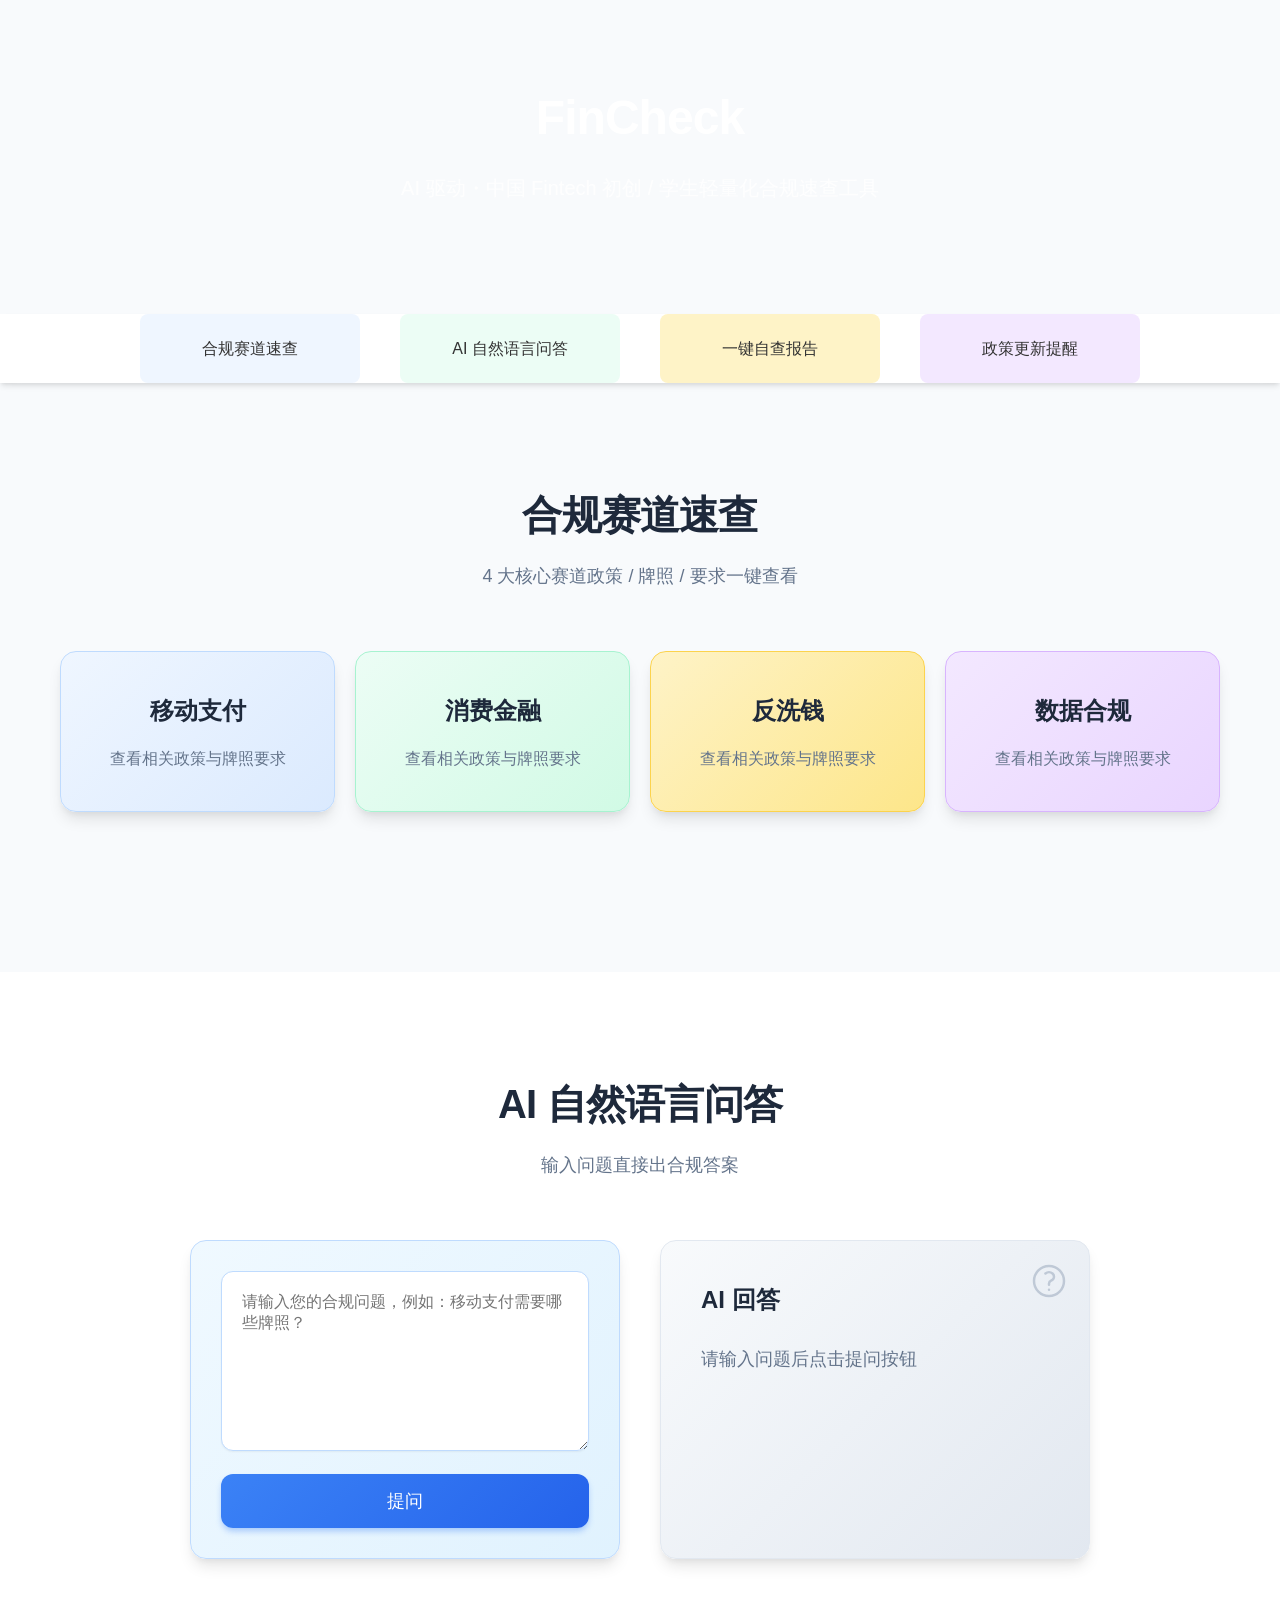
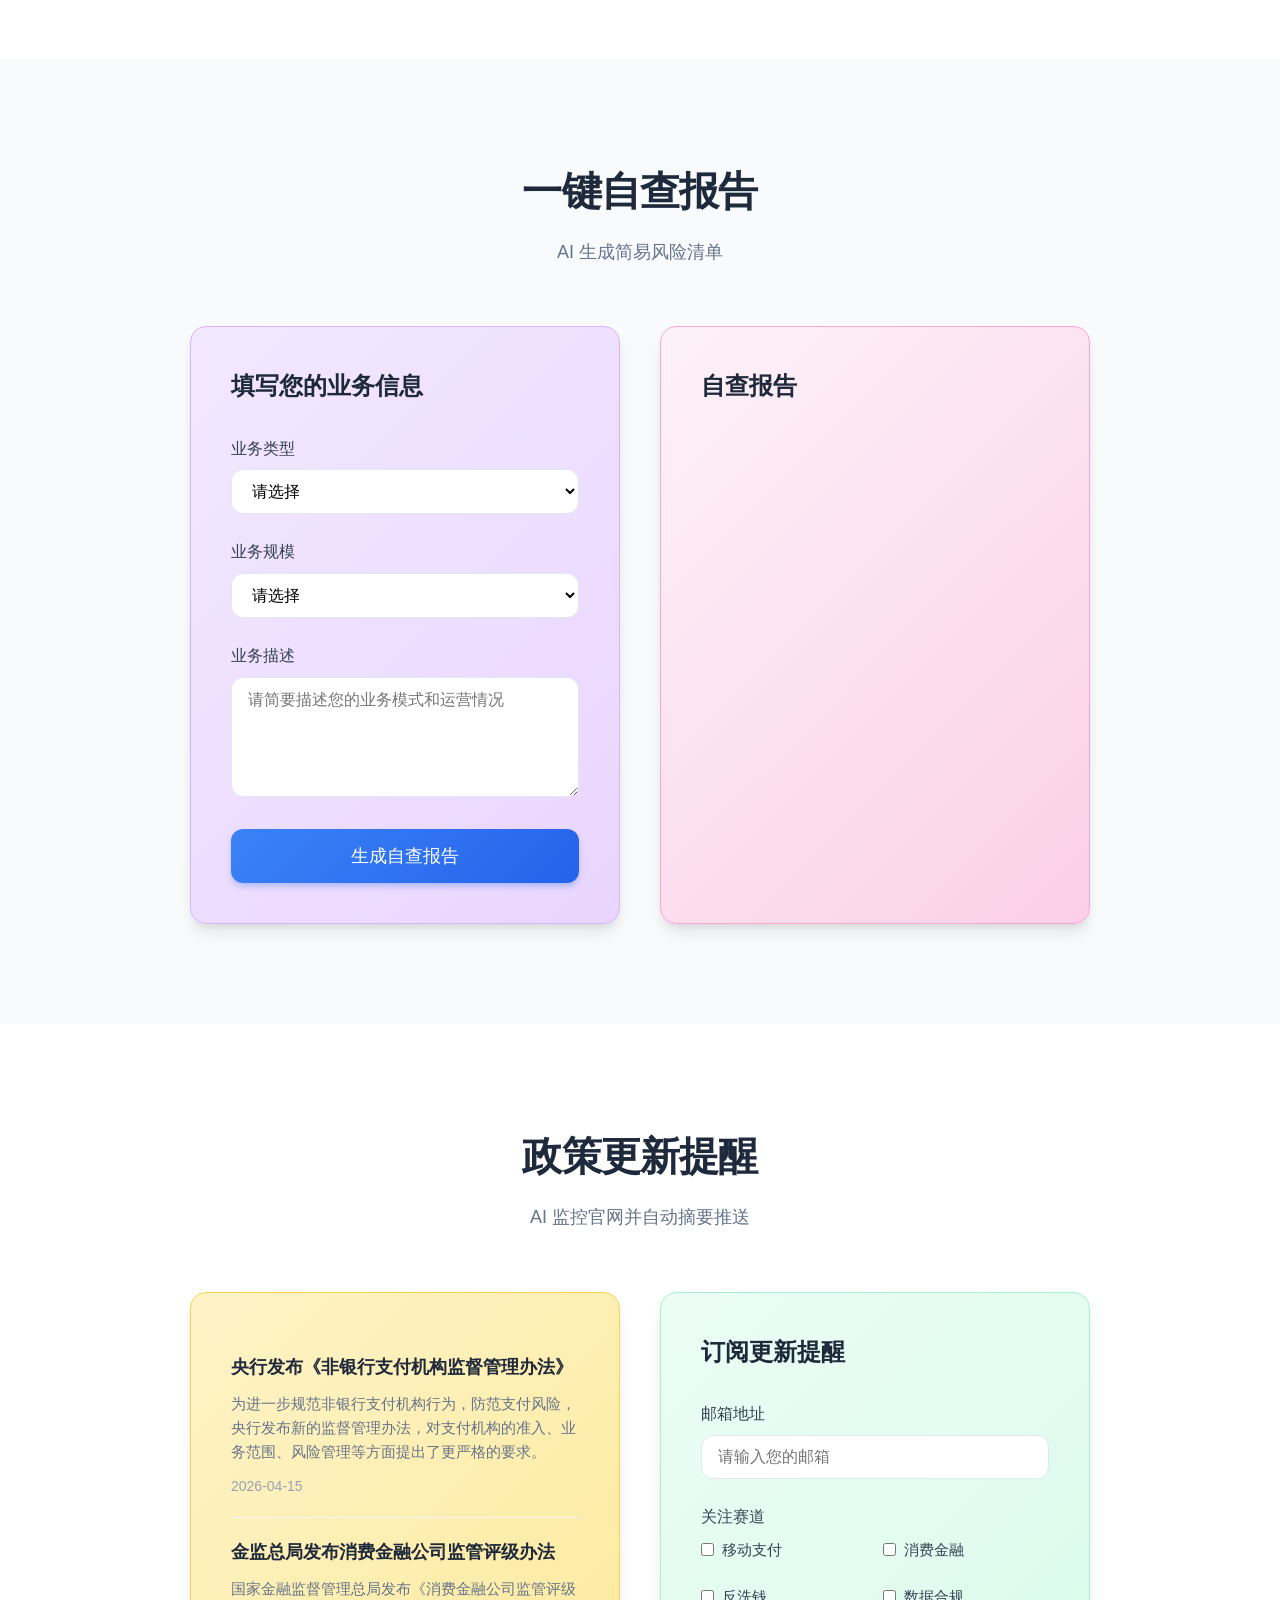
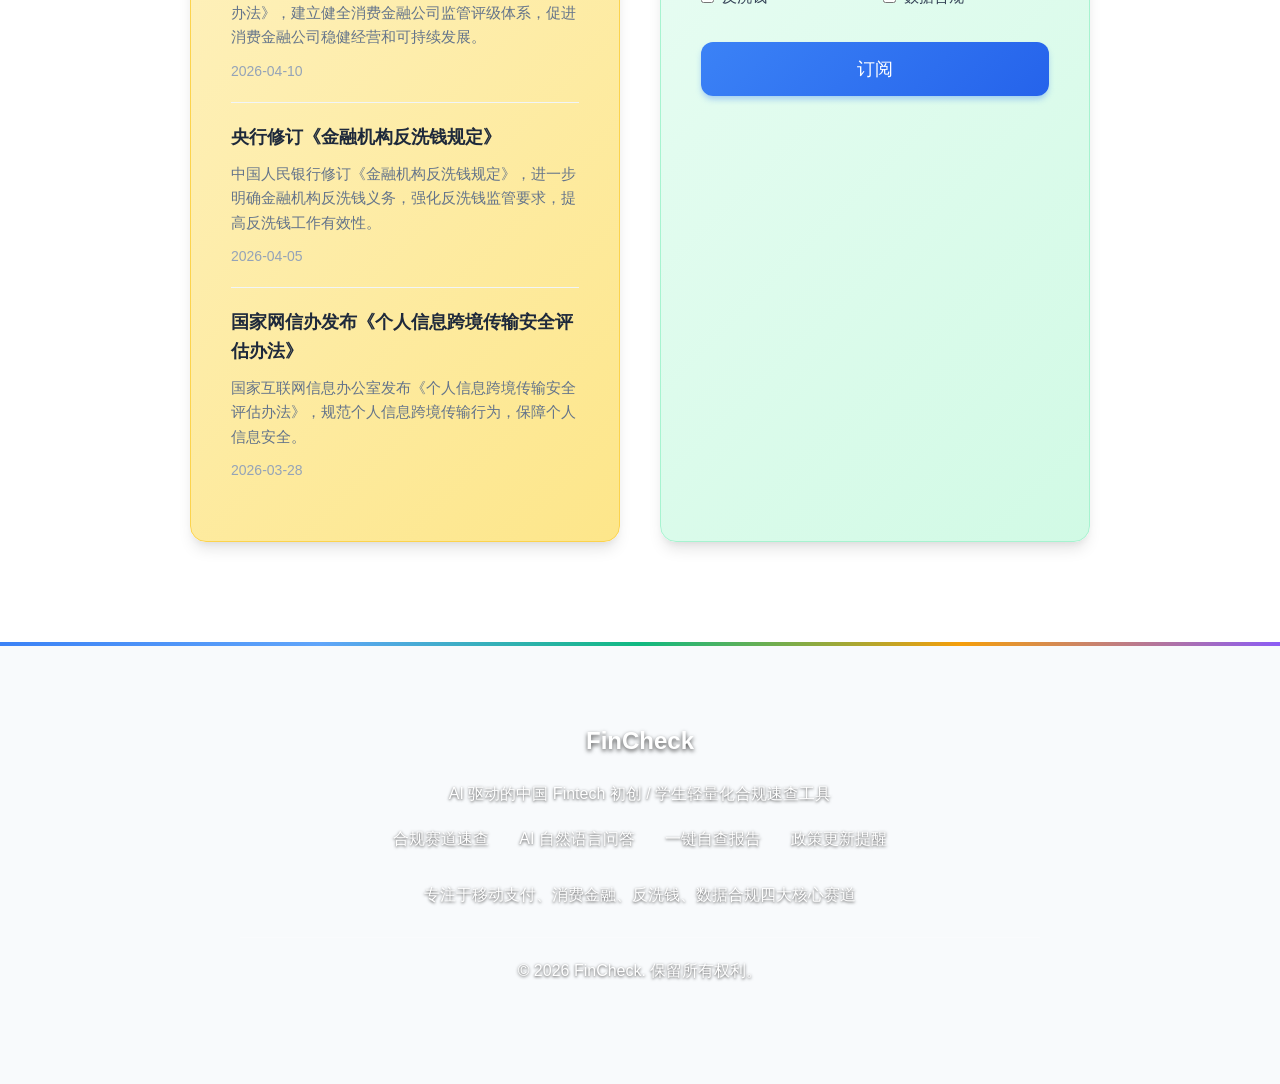
<file: index.html>
<!DOCTYPE html>
<html lang="zh-CN">
<head>
    <meta charset="UTF-8">
    <meta name="viewport" content="width=device-width, initial-scale=1.0">
    <title>FinCheck - AI 驱动的中国 Fintech 合规速查工具</title>
    <link rel="stylesheet" href="style.css">
</head>
<body>
    <header>
        <div class="container">
            <div class="header-content">
                <a href="index.html" class="logo">
                    <h1>FinCheck</h1>
                </a>
                <p>AI 驱动・中国 Fintech 初创 / 学生轻量化合规速查工具</p>
            </div>
        </div>
    </header>

    <nav>
        <div class="container">
            <ul>
                <li><a href="#compliance">合规赛道速查</a></li>
                <li><a href="#ai-qa">AI 自然语言问答</a></li>
                <li><a href="#self-check">一键自查报告</a></li>
                <li><a href="#updates">政策更新提醒</a></li>
            </ul>
        </div>
    </nav>

    <main>
        <!-- 合规赛道速查 -->
        <section id="compliance" class="section">
            <div class="container">
                <h2>合规赛道速查</h2>
                <p>4 大核心赛道政策 / 牌照 / 要求一键查看</p>
                
                <div class="tracks">
                    <a href="mobile-payment.html" class="track-card" data-track="mobile-payment">
                        <h3>移动支付</h3>
                        <p>查看相关政策与牌照要求</p>
                    </a>
                    <a href="consumer-finance.html" class="track-card" data-track="consumer-finance">
                        <h3>消费金融</h3>
                        <p>查看相关政策与牌照要求</p>
                    </a>
                    <a href="anti-money-laundering.html" class="track-card" data-track="anti-money-laundering">
                        <h3>反洗钱</h3>
                        <p>查看相关政策与牌照要求</p>
                    </a>
                    <a href="data-compliance.html" class="track-card" data-track="data-compliance">
                        <h3>数据合规</h3>
                        <p>查看相关政策与牌照要求</p>
                    </a>
                </div>


            </div>
        </section>

        <!-- AI 自然语言问答 -->
        <section id="ai-qa" class="section">
            <div class="container">
                <h2>AI 自然语言问答</h2>
                <p>输入问题直接出合规答案</p>
                
                <div class="qa-container">
                    <div class="qa-input">
                        <textarea id="question-input" placeholder="请输入您的合规问题，例如：移动支付需要哪些牌照？"></textarea>
                        <button id="ask-button">提问</button>
                    </div>
                    <div class="qa-output">
                        <h3>AI 回答</h3>
                        <div id="answer-output">
                            <p>请输入问题后点击提问按钮</p>
                        </div>
                    </div>
                </div>
            </div>
        </section>

        <!-- 一键自查报告 -->
        <section id="self-check" class="section">
            <div class="container">
                <h2>一键自查报告</h2>
                <p>AI 生成简易风险清单</p>
                
                <div class="check-container">
                    <div class="check-form">
                        <h3>填写您的业务信息</h3>
                        <div class="form-group">
                            <label>业务类型</label>
                            <select id="business-type">
                                <option value="">请选择</option>
                                <option value="mobile-payment">移动支付</option>
                                <option value="consumer-finance">消费金融</option>
                                <option value="anti-money-laundering">反洗钱</option>
                                <option value="data-compliance">数据合规</option>
                            </select>
                        </div>
                        <div class="form-group">
                            <label>业务规模</label>
                            <select id="business-scale">
                                <option value="">请选择</option>
                                <option value="startup">初创企业</option>
                                <option value="small">小型企业</option>
                                <option value="medium">中型企业</option>
                                <option value="large">大型企业</option>
                            </select>
                        </div>
                        <div class="form-group">
                            <label>业务描述</label>
                            <textarea id="business-description" placeholder="请简要描述您的业务模式和运营情况"></textarea>
                        </div>
                        <button id="generate-report">生成自查报告</button>
                    </div>
                    <div class="report-output">
                        <h3>自查报告</h3>
                        <div id="report-content">
                        </div>
                    </div>
                </div>
            </div>
        </section>

        <!-- 政策更新提醒 -->
        <section id="updates" class="section">
            <div class="container">
                <h2>政策更新提醒</h2>
                <p>AI 监控官网并自动摘要推送</p>
                
                <div class="updates-container">
                    <div class="updates-list" id="updates-list">
                        <!-- 政策更新列表将通过 JavaScript 动态生成 -->
                    </div>
                    <div class="subscribe-form">
                        <h3>订阅更新提醒</h3>
                        <div class="form-group">
                            <label>邮箱地址</label>
                            <input type="email" id="email-input" placeholder="请输入您的邮箱">
                        </div>
                        <div class="form-group">
                            <label>关注赛道</label>
                            <div class="checkbox-group">
                                <label><input type="checkbox" value="mobile-payment"> 移动支付</label>
                                <label><input type="checkbox" value="consumer-finance"> 消费金融</label>
                                <label><input type="checkbox" value="anti-money-laundering"> 反洗钱</label>
                                <label><input type="checkbox" value="data-compliance"> 数据合规</label>
                            </div>
                        </div>
                        <button id="subscribe-button">订阅</button>
                    </div>
                </div>
            </div>
        </section>
    </main>

    <footer>
        <div class="container">
            <div class="footer-content">
                <h3>FinCheck</h3>
                <p>AI 驱动的中国 Fintech 初创 / 学生轻量化合规速查工具</p>
                <div class="footer-links">
                    <a href="#compliance">合规赛道速查</a>
                    <a href="#ai-qa">AI 自然语言问答</a>
                    <a href="#self-check">一键自查报告</a>
                    <a href="#updates">政策更新提醒</a>
                </div>
                <p>专注于移动支付、消费金融、反洗钱、数据合规四大核心赛道</p>
                <div class="copyright">
                    <p>&copy; 2026 FinCheck. 保留所有权利。</p>
                </div>
            </div>
        </div>
    </footer>

    <script src="data.js"></script>
    <script src="script.js"></script>
</body>
</html>
</file>
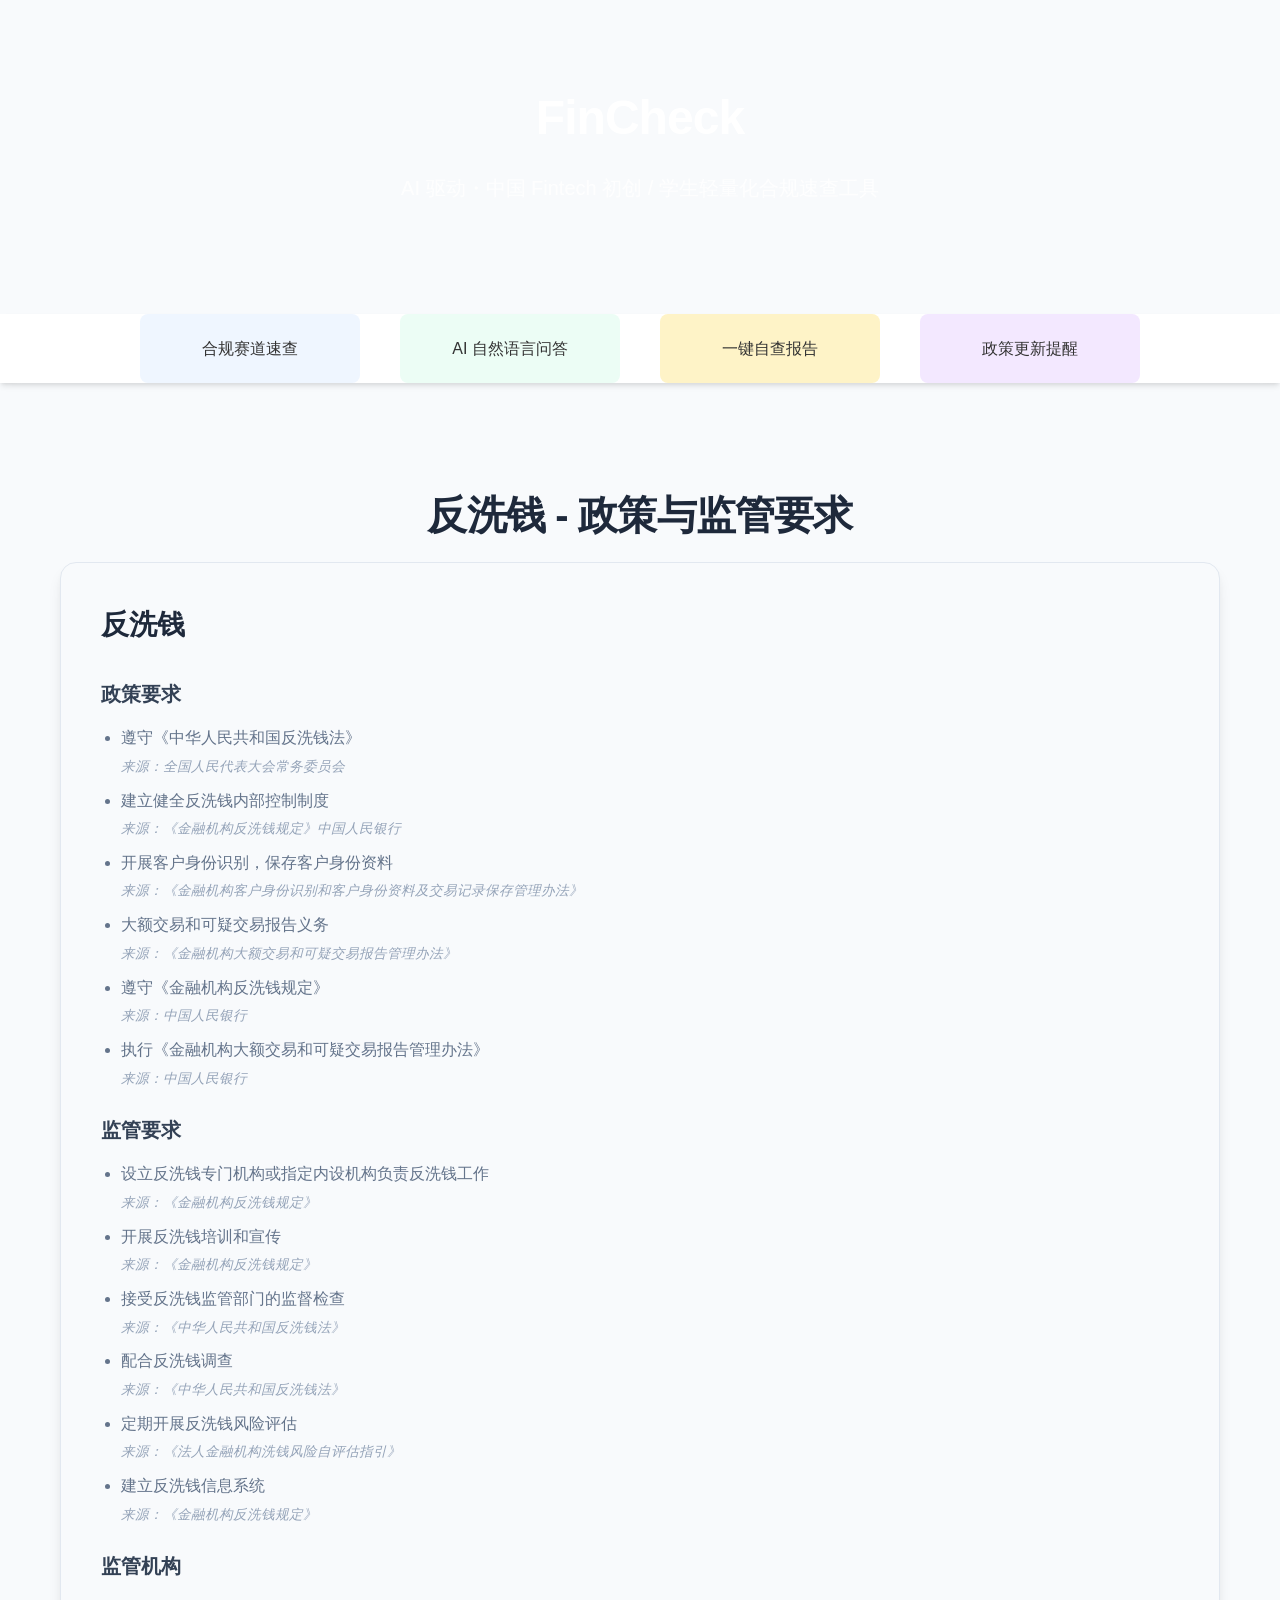
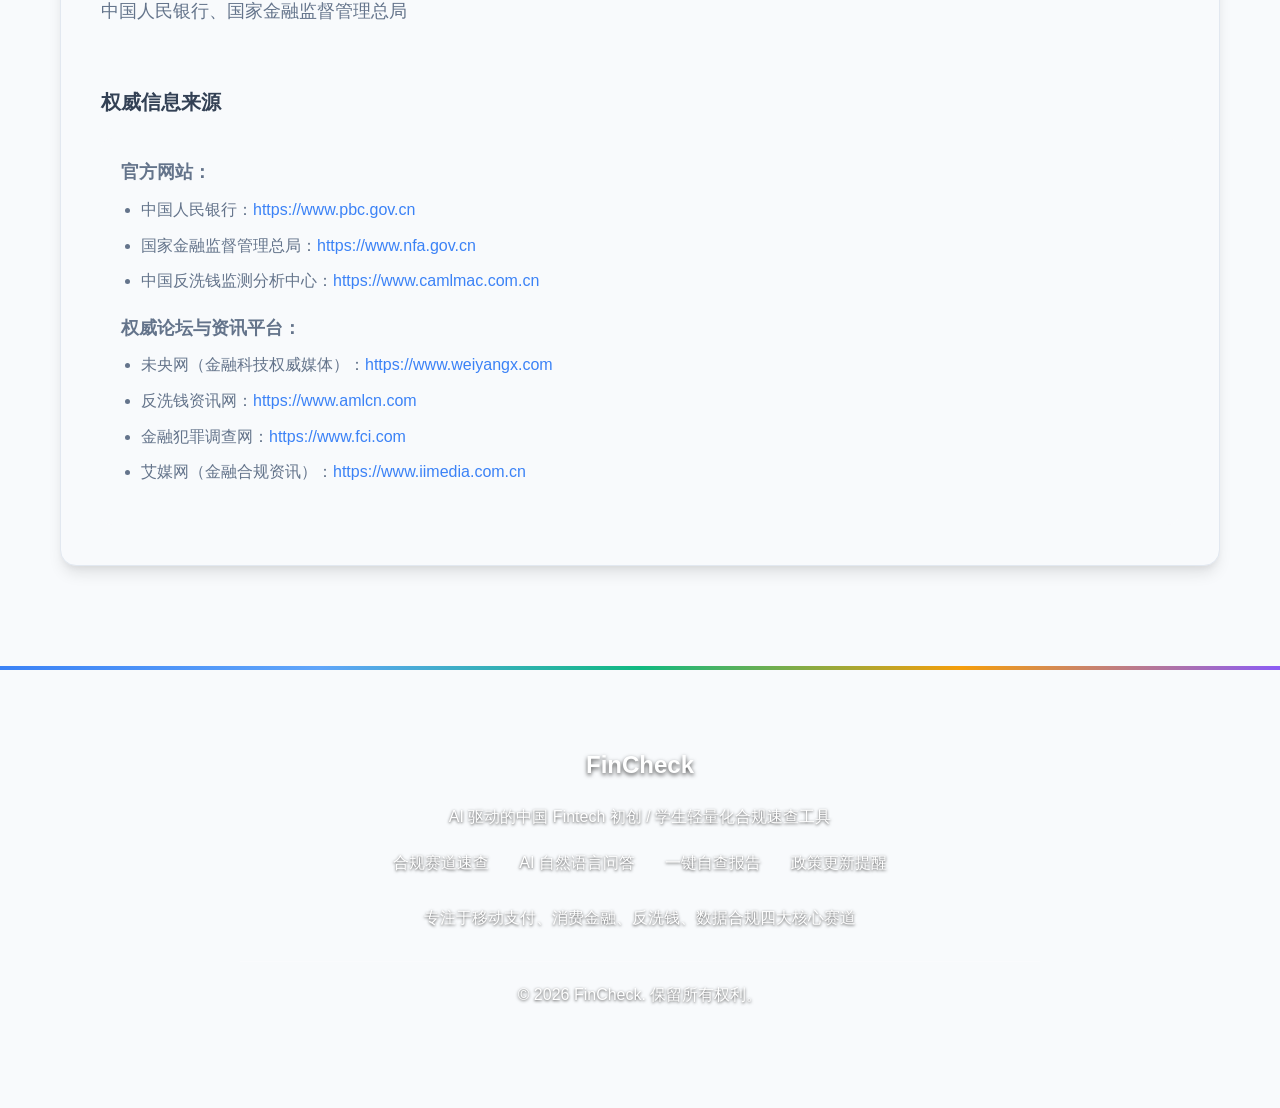
<file: anti-money-laundering.html>
<!DOCTYPE html>
<html lang="zh-CN">
<head>
    <meta charset="UTF-8">
    <meta name="viewport" content="width=device-width, initial-scale=1.0">
    <title>反洗钱 - FinCheck</title>
    <link rel="stylesheet" href="style.css">
</head>
<body>
    <header>
        <div class="container">
            <div class="header-content">
                <a href="index.html" class="logo">
                    <h1>FinCheck</h1>
                </a>
                <p>AI 驱动・中国 Fintech 初创 / 学生轻量化合规速查工具</p>
            </div>
        </div>
    </header>

    <nav>
        <div class="container">
            <ul>
                <li><a href="index.html#compliance">合规赛道速查</a></li>
                <li><a href="index.html#ai-qa">AI 自然语言问答</a></li>
                <li><a href="index.html#self-check">一键自查报告</a></li>
                <li><a href="index.html#updates">政策更新提醒</a></li>
            </ul>
        </div>
    </nav>

    <main>
        <section class="section">
            <div class="container">
                <h2>反洗钱 - 政策与监管要求</h2>
                
                <div class="track-details">
                    <h3>反洗钱</h3>
                    
                    <h4>政策要求</h4>
                    <ul>
                        <li>遵守《中华人民共和国反洗钱法》<span class="source">来源：全国人民代表大会常务委员会</span></li>
                        <li>建立健全反洗钱内部控制制度<span class="source">来源：《金融机构反洗钱规定》中国人民银行</span></li>
                        <li>开展客户身份识别，保存客户身份资料<span class="source">来源：《金融机构客户身份识别和客户身份资料及交易记录保存管理办法》</span></li>
                        <li>大额交易和可疑交易报告义务<span class="source">来源：《金融机构大额交易和可疑交易报告管理办法》</span></li>
                        <li>遵守《金融机构反洗钱规定》<span class="source">来源：中国人民银行</span></li>
                        <li>执行《金融机构大额交易和可疑交易报告管理办法》<span class="source">来源：中国人民银行</span></li>
                    </ul>

                    <h4>监管要求</h4>
                    <ul>
                        <li>设立反洗钱专门机构或指定内设机构负责反洗钱工作<span class="source">来源：《金融机构反洗钱规定》</span></li>
                        <li>开展反洗钱培训和宣传<span class="source">来源：《金融机构反洗钱规定》</span></li>
                        <li>接受反洗钱监管部门的监督检查<span class="source">来源：《中华人民共和国反洗钱法》</span></li>
                        <li>配合反洗钱调查<span class="source">来源：《中华人民共和国反洗钱法》</span></li>
                        <li>定期开展反洗钱风险评估<span class="source">来源：《法人金融机构洗钱风险自评估指引》</span></li>
                        <li>建立反洗钱信息系统<span class="source">来源：《金融机构反洗钱规定》</span></li>
                    </ul>

                    <h4>监管机构</h4>
                    <p>中国人民银行、国家金融监督管理总局</p>

                    <h4>权威信息来源</h4>
                    <div class="sources-list">
                        <p><strong>官方网站：</strong></p>
                        <ul>
                            <li>中国人民银行：<a href="https://www.pbc.gov.cn" target="_blank">https://www.pbc.gov.cn</a></li>
                            <li>国家金融监督管理总局：<a href="https://www.nfa.gov.cn" target="_blank">https://www.nfa.gov.cn</a></li>
                            <li>中国反洗钱监测分析中心：<a href="https://www.camlmac.com.cn" target="_blank">https://www.camlmac.com.cn</a></li>
                        </ul>
                        <p><strong>权威论坛与资讯平台：</strong></p>
                        <ul>
                            <li>未央网（金融科技权威媒体）：<a href="https://www.weiyangx.com" target="_blank">https://www.weiyangx.com</a></li>
                            <li>反洗钱资讯网：<a href="https://www.amlcn.com" target="_blank">https://www.amlcn.com</a></li>
                            <li>金融犯罪调查网：<a href="https://www.fci.com" target="_blank">https://www.fci.com</a></li>
                            <li>艾媒网（金融合规资讯）：<a href="https://www.iimedia.com.cn" target="_blank">https://www.iimedia.com.cn</a></li>
                        </ul>
                    </div>
                </div>
            </div>
        </section>
    </main>

    <footer>
        <div class="container">
            <div class="footer-content">
                <h3>FinCheck</h3>
                <p>AI 驱动的中国 Fintech 初创 / 学生轻量化合规速查工具</p>
                <div class="footer-links">
                    <a href="index.html#compliance">合规赛道速查</a>
                    <a href="index.html#ai-qa">AI 自然语言问答</a>
                    <a href="index.html#self-check">一键自查报告</a>
                    <a href="index.html#updates">政策更新提醒</a>
                </div>
                <p>专注于移动支付、消费金融、反洗钱、数据合规四大核心赛道</p>
                <div class="copyright">
                    <p>&copy; 2026 FinCheck. 保留所有权利。</p>
                </div>
            </div>
        </div>
    </footer>
</body>
</html>
</file>
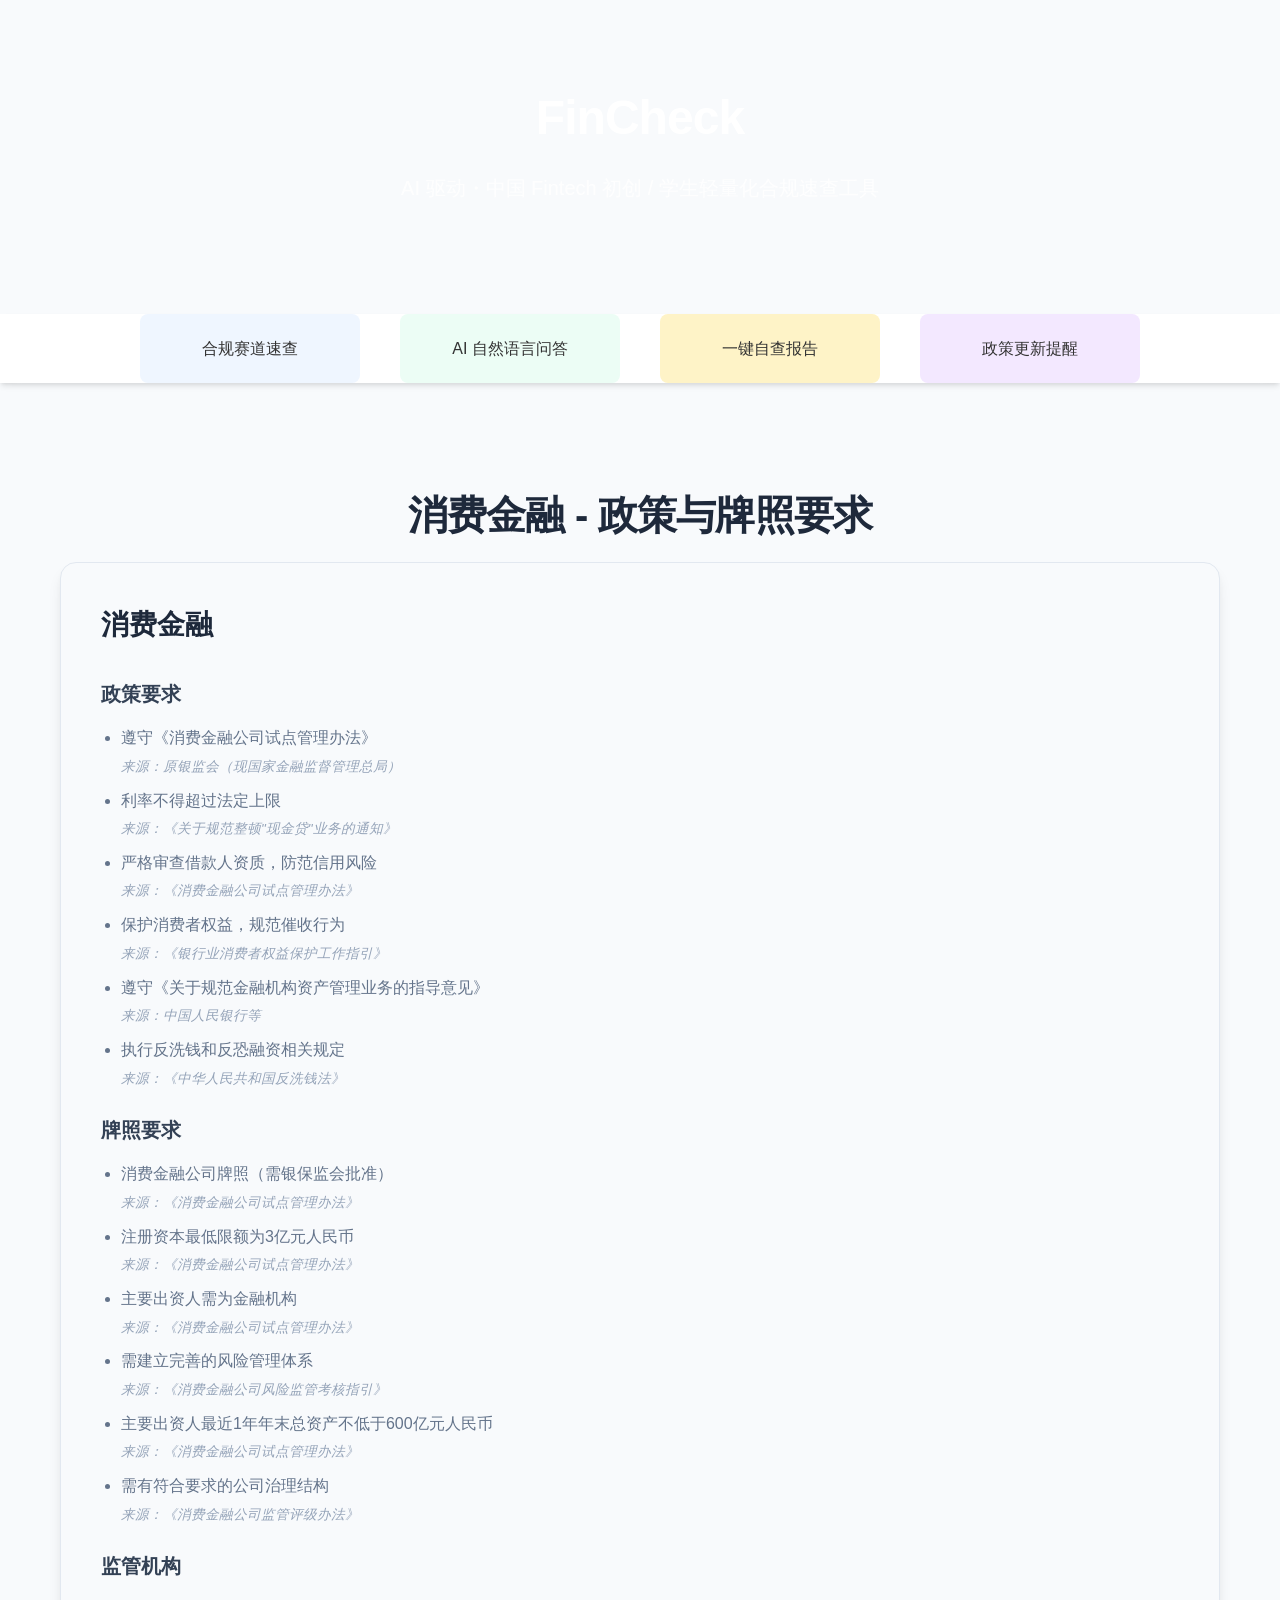
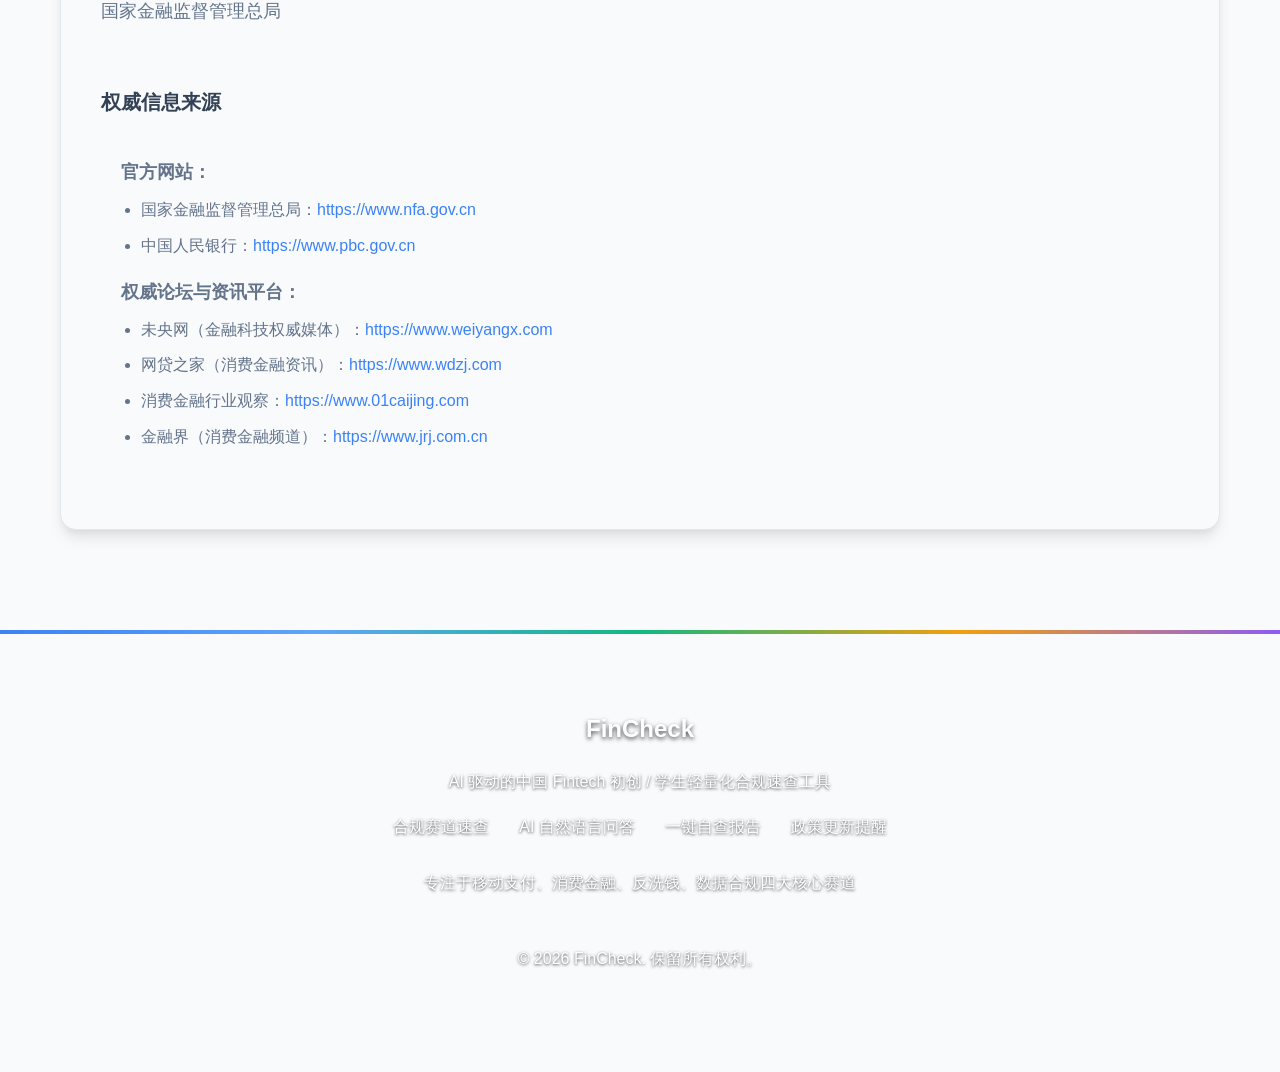
<file: consumer-finance.html>
<!DOCTYPE html>
<html lang="zh-CN">
<head>
    <meta charset="UTF-8">
    <meta name="viewport" content="width=device-width, initial-scale=1.0">
    <title>消费金融 - FinCheck</title>
    <link rel="stylesheet" href="style.css">
</head>
<body>
    <header>
        <div class="container">
            <div class="header-content">
                <a href="index.html" class="logo">
                    <h1>FinCheck</h1>
                </a>
                <p>AI 驱动・中国 Fintech 初创 / 学生轻量化合规速查工具</p>
            </div>
        </div>
    </header>

    <nav>
        <div class="container">
            <ul>
                <li><a href="index.html#compliance">合规赛道速查</a></li>
                <li><a href="index.html#ai-qa">AI 自然语言问答</a></li>
                <li><a href="index.html#self-check">一键自查报告</a></li>
                <li><a href="index.html#updates">政策更新提醒</a></li>
            </ul>
        </div>
    </nav>

    <main>
        <section class="section">
            <div class="container">
                <h2>消费金融 - 政策与牌照要求</h2>
                
                <div class="track-details">
                    <h3>消费金融</h3>
                    
                    <h4>政策要求</h4>
                    <ul>
                        <li>遵守《消费金融公司试点管理办法》<span class="source">来源：原银监会（现国家金融监督管理总局）</span></li>
                        <li>利率不得超过法定上限<span class="source">来源：《关于规范整顿"现金贷"业务的通知》</span></li>
                        <li>严格审查借款人资质，防范信用风险<span class="source">来源：《消费金融公司试点管理办法》</span></li>
                        <li>保护消费者权益，规范催收行为<span class="source">来源：《银行业消费者权益保护工作指引》</span></li>
                        <li>遵守《关于规范金融机构资产管理业务的指导意见》<span class="source">来源：中国人民银行等</span></li>
                        <li>执行反洗钱和反恐融资相关规定<span class="source">来源：《中华人民共和国反洗钱法》</span></li>
                    </ul>

                    <h4>牌照要求</h4>
                    <ul>
                        <li>消费金融公司牌照（需银保监会批准）<span class="source">来源：《消费金融公司试点管理办法》</span></li>
                        <li>注册资本最低限额为3亿元人民币<span class="source">来源：《消费金融公司试点管理办法》</span></li>
                        <li>主要出资人需为金融机构<span class="source">来源：《消费金融公司试点管理办法》</span></li>
                        <li>需建立完善的风险管理体系<span class="source">来源：《消费金融公司风险监管考核指引》</span></li>
                        <li>主要出资人最近1年年末总资产不低于600亿元人民币<span class="source">来源：《消费金融公司试点管理办法》</span></li>
                        <li>需有符合要求的公司治理结构<span class="source">来源：《消费金融公司监管评级办法》</span></li>
                    </ul>

                    <h4>监管机构</h4>
                    <p>国家金融监督管理总局</p>

                    <h4>权威信息来源</h4>
                    <div class="sources-list">
                        <p><strong>官方网站：</strong></p>
                        <ul>
                            <li>国家金融监督管理总局：<a href="https://www.nfa.gov.cn" target="_blank">https://www.nfa.gov.cn</a></li>
                            <li>中国人民银行：<a href="https://www.pbc.gov.cn" target="_blank">https://www.pbc.gov.cn</a></li>
                        </ul>
                        <p><strong>权威论坛与资讯平台：</strong></p>
                        <ul>
                            <li>未央网（金融科技权威媒体）：<a href="https://www.weiyangx.com" target="_blank">https://www.weiyangx.com</a></li>
                            <li>网贷之家（消费金融资讯）：<a href="https://www.wdzj.com" target="_blank">https://www.wdzj.com</a></li>
                            <li>消费金融行业观察：<a href="https://www.01caijing.com" target="_blank">https://www.01caijing.com</a></li>
                            <li>金融界（消费金融频道）：<a href="https://www.jrj.com.cn" target="_blank">https://www.jrj.com.cn</a></li>
                        </ul>
                    </div>
                </div>
            </div>
        </section>
    </main>

    <footer>
        <div class="container">
            <div class="footer-content">
                <h3>FinCheck</h3>
                <p>AI 驱动的中国 Fintech 初创 / 学生轻量化合规速查工具</p>
                <div class="footer-links">
                    <a href="index.html#compliance">合规赛道速查</a>
                    <a href="index.html#ai-qa">AI 自然语言问答</a>
                    <a href="index.html#self-check">一键自查报告</a>
                    <a href="index.html#updates">政策更新提醒</a>
                </div>
                <p>专注于移动支付、消费金融、反洗钱、数据合规四大核心赛道</p>
                <div class="copyright">
                    <p>&copy; 2026 FinCheck. 保留所有权利。</p>
                </div>
            </div>
        </div>
    </footer>
</body>
</html>
</file>
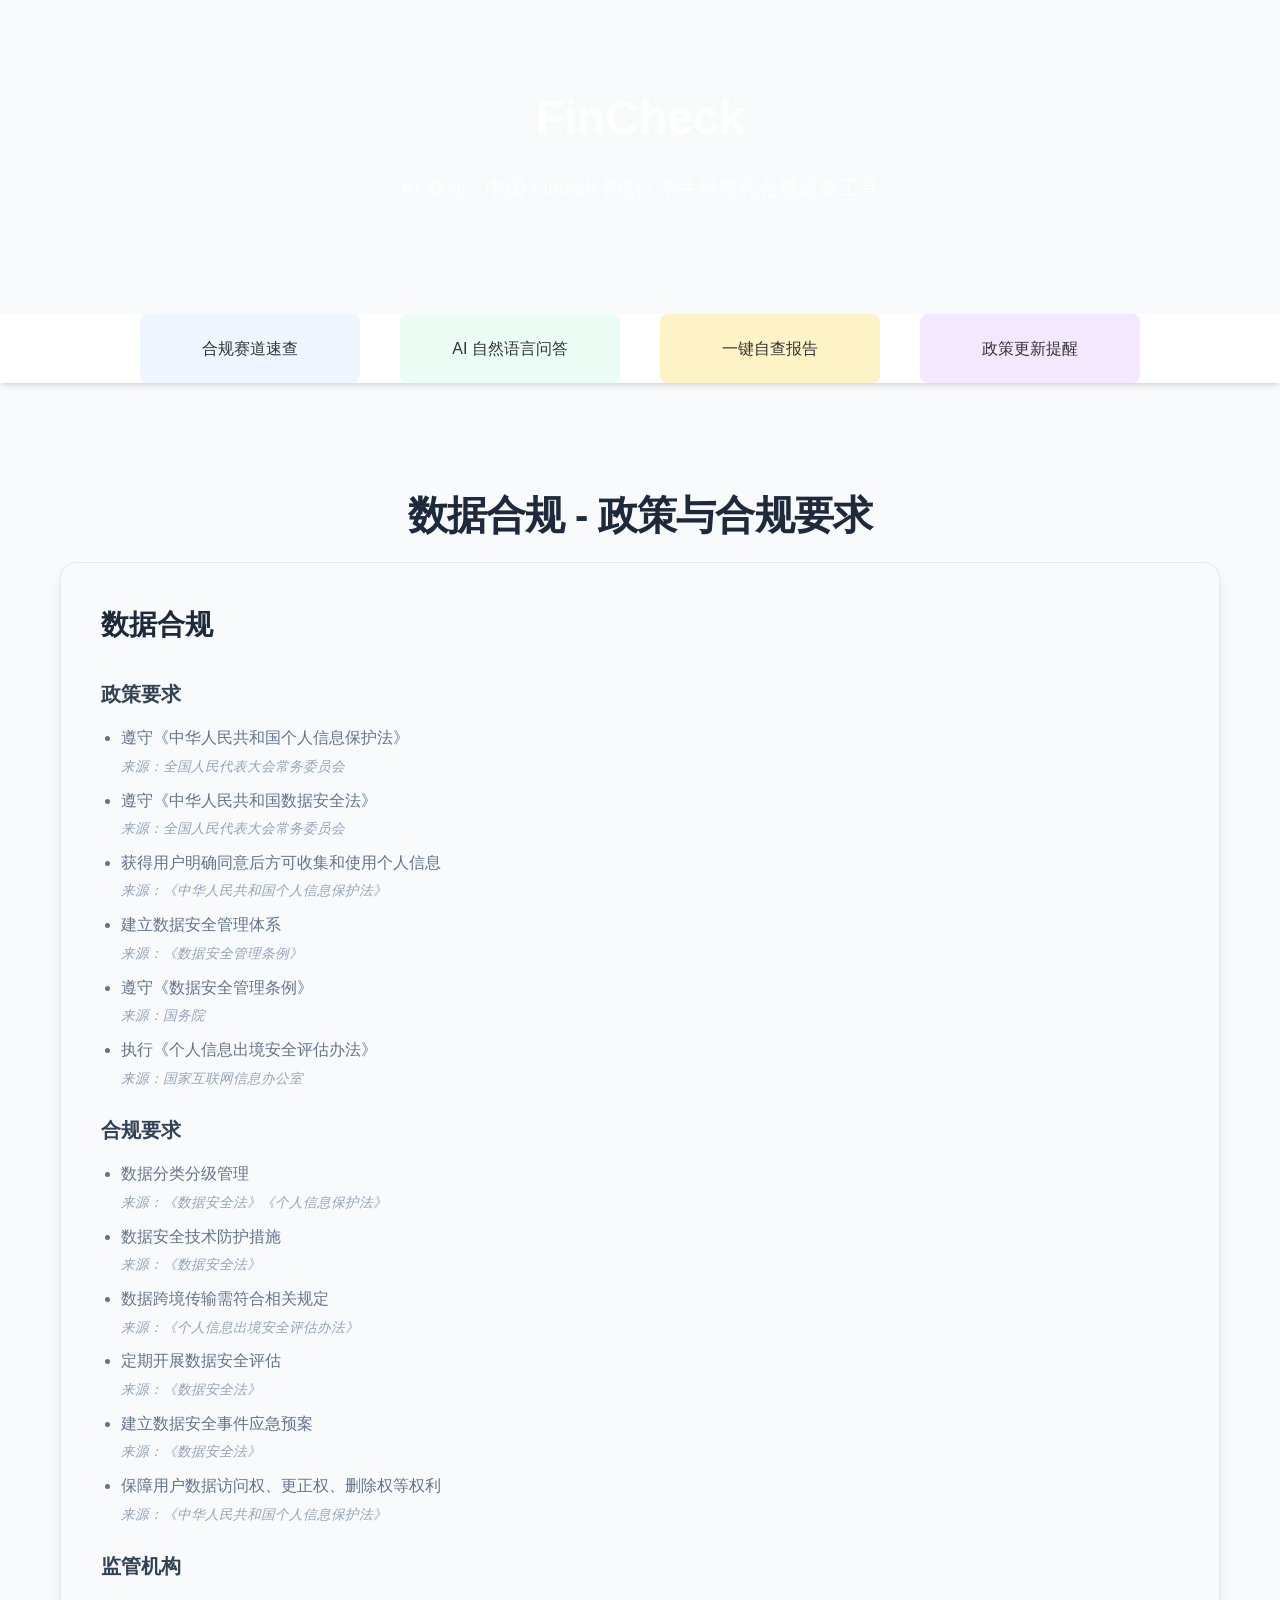
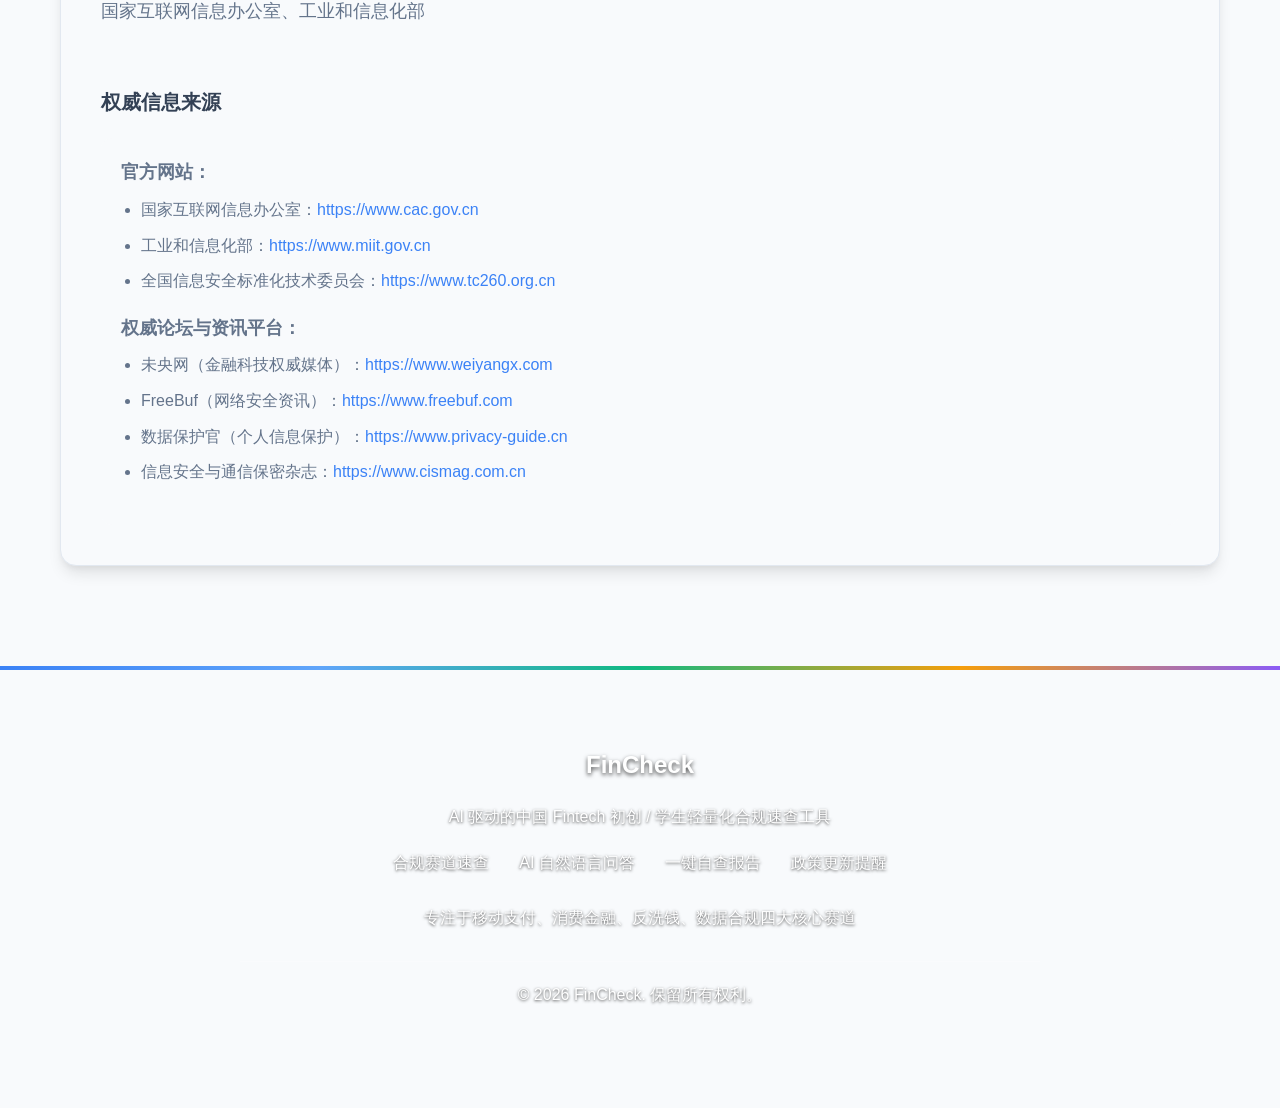
<file: data-compliance.html>
<!DOCTYPE html>
<html lang="zh-CN">
<head>
    <meta charset="UTF-8">
    <meta name="viewport" content="width=device-width, initial-scale=1.0">
    <title>数据合规 - FinCheck</title>
    <link rel="stylesheet" href="style.css">
</head>
<body>
    <header>
        <div class="container">
            <div class="header-content">
                <a href="index.html" class="logo">
                    <h1>FinCheck</h1>
                </a>
                <p>AI 驱动・中国 Fintech 初创 / 学生轻量化合规速查工具</p>
            </div>
        </div>
    </header>

    <nav>
        <div class="container">
            <ul>
                <li><a href="index.html#compliance">合规赛道速查</a></li>
                <li><a href="index.html#ai-qa">AI 自然语言问答</a></li>
                <li><a href="index.html#self-check">一键自查报告</a></li>
                <li><a href="index.html#updates">政策更新提醒</a></li>
            </ul>
        </div>
    </nav>

    <main>
        <section class="section">
            <div class="container">
                <h2>数据合规 - 政策与合规要求</h2>
                
                <div class="track-details">
                    <h3>数据合规</h3>
                    
                    <h4>政策要求</h4>
                    <ul>
                        <li>遵守《中华人民共和国个人信息保护法》<span class="source">来源：全国人民代表大会常务委员会</span></li>
                        <li>遵守《中华人民共和国数据安全法》<span class="source">来源：全国人民代表大会常务委员会</span></li>
                        <li>获得用户明确同意后方可收集和使用个人信息<span class="source">来源：《中华人民共和国个人信息保护法》</span></li>
                        <li>建立数据安全管理体系<span class="source">来源：《数据安全管理条例》</span></li>
                        <li>遵守《数据安全管理条例》<span class="source">来源：国务院</span></li>
                        <li>执行《个人信息出境安全评估办法》<span class="source">来源：国家互联网信息办公室</span></li>
                    </ul>

                    <h4>合规要求</h4>
                    <ul>
                        <li>数据分类分级管理<span class="source">来源：《数据安全法》《个人信息保护法》</span></li>
                        <li>数据安全技术防护措施<span class="source">来源：《数据安全法》</span></li>
                        <li>数据跨境传输需符合相关规定<span class="source">来源：《个人信息出境安全评估办法》</span></li>
                        <li>定期开展数据安全评估<span class="source">来源：《数据安全法》</span></li>
                        <li>建立数据安全事件应急预案<span class="source">来源：《数据安全法》</span></li>
                        <li>保障用户数据访问权、更正权、删除权等权利<span class="source">来源：《中华人民共和国个人信息保护法》</span></li>
                    </ul>

                    <h4>监管机构</h4>
                    <p>国家互联网信息办公室、工业和信息化部</p>

                    <h4>权威信息来源</h4>
                    <div class="sources-list">
                        <p><strong>官方网站：</strong></p>
                        <ul>
                            <li>国家互联网信息办公室：<a href="https://www.cac.gov.cn" target="_blank">https://www.cac.gov.cn</a></li>
                            <li>工业和信息化部：<a href="https://www.miit.gov.cn" target="_blank">https://www.miit.gov.cn</a></li>
                            <li>全国信息安全标准化技术委员会：<a href="https://www.tc260.org.cn" target="_blank">https://www.tc260.org.cn</a></li>
                        </ul>
                        <p><strong>权威论坛与资讯平台：</strong></p>
                        <ul>
                            <li>未央网（金融科技权威媒体）：<a href="https://www.weiyangx.com" target="_blank">https://www.weiyangx.com</a></li>
                            <li>FreeBuf（网络安全资讯）：<a href="https://www.freebuf.com" target="_blank">https://www.freebuf.com</a></li>
                            <li>数据保护官（个人信息保护）：<a href="https://www.privacy-guide.cn" target="_blank">https://www.privacy-guide.cn</a></li>
                            <li>信息安全与通信保密杂志：<a href="https://www.cismag.com.cn" target="_blank">https://www.cismag.com.cn</a></li>
                        </ul>
                    </div>
                </div>
            </div>
        </section>
    </main>

    <footer>
        <div class="container">
            <div class="footer-content">
                <h3>FinCheck</h3>
                <p>AI 驱动的中国 Fintech 初创 / 学生轻量化合规速查工具</p>
                <div class="footer-links">
                    <a href="index.html#compliance">合规赛道速查</a>
                    <a href="index.html#ai-qa">AI 自然语言问答</a>
                    <a href="index.html#self-check">一键自查报告</a>
                    <a href="index.html#updates">政策更新提醒</a>
                </div>
                <p>专注于移动支付、消费金融、反洗钱、数据合规四大核心赛道</p>
                <div class="copyright">
                    <p>&copy; 2026 FinCheck. 保留所有权利。</p>
                </div>
            </div>
        </div>
    </footer>
</body>
</html>
</file>
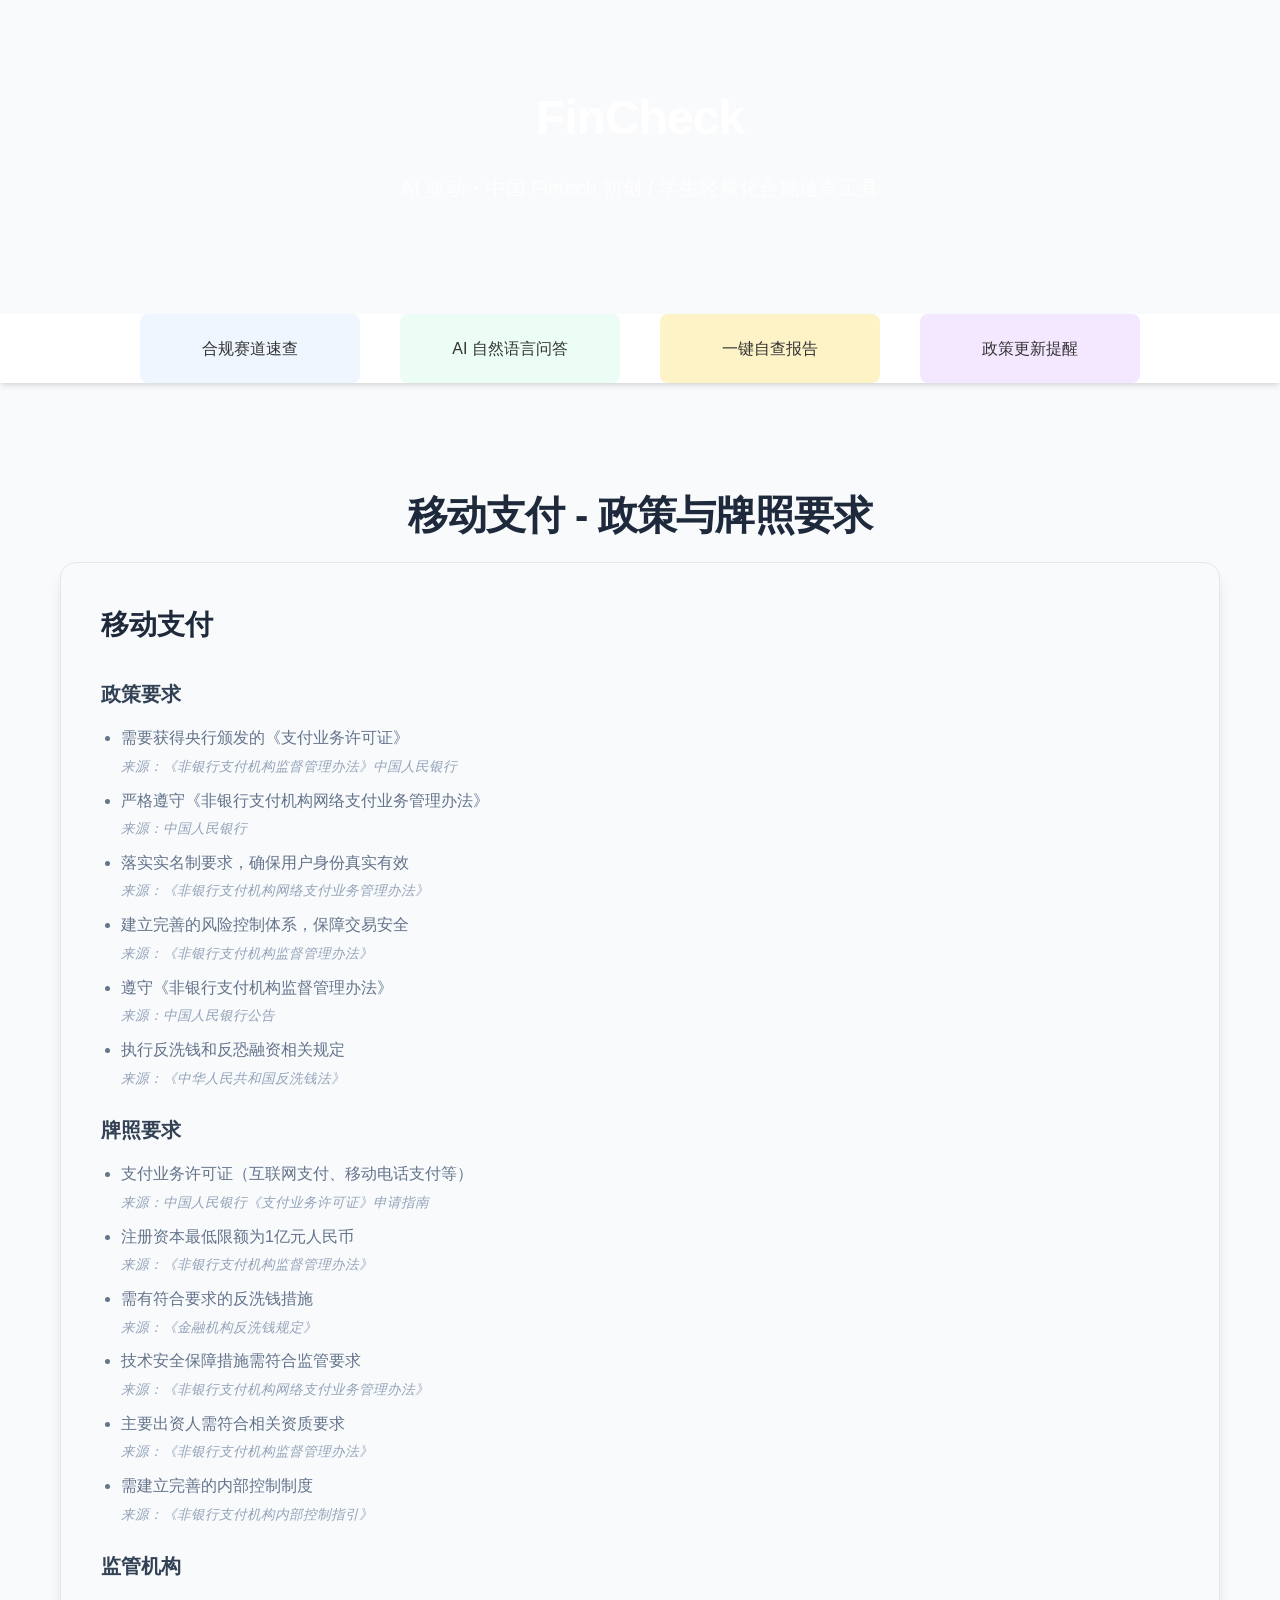
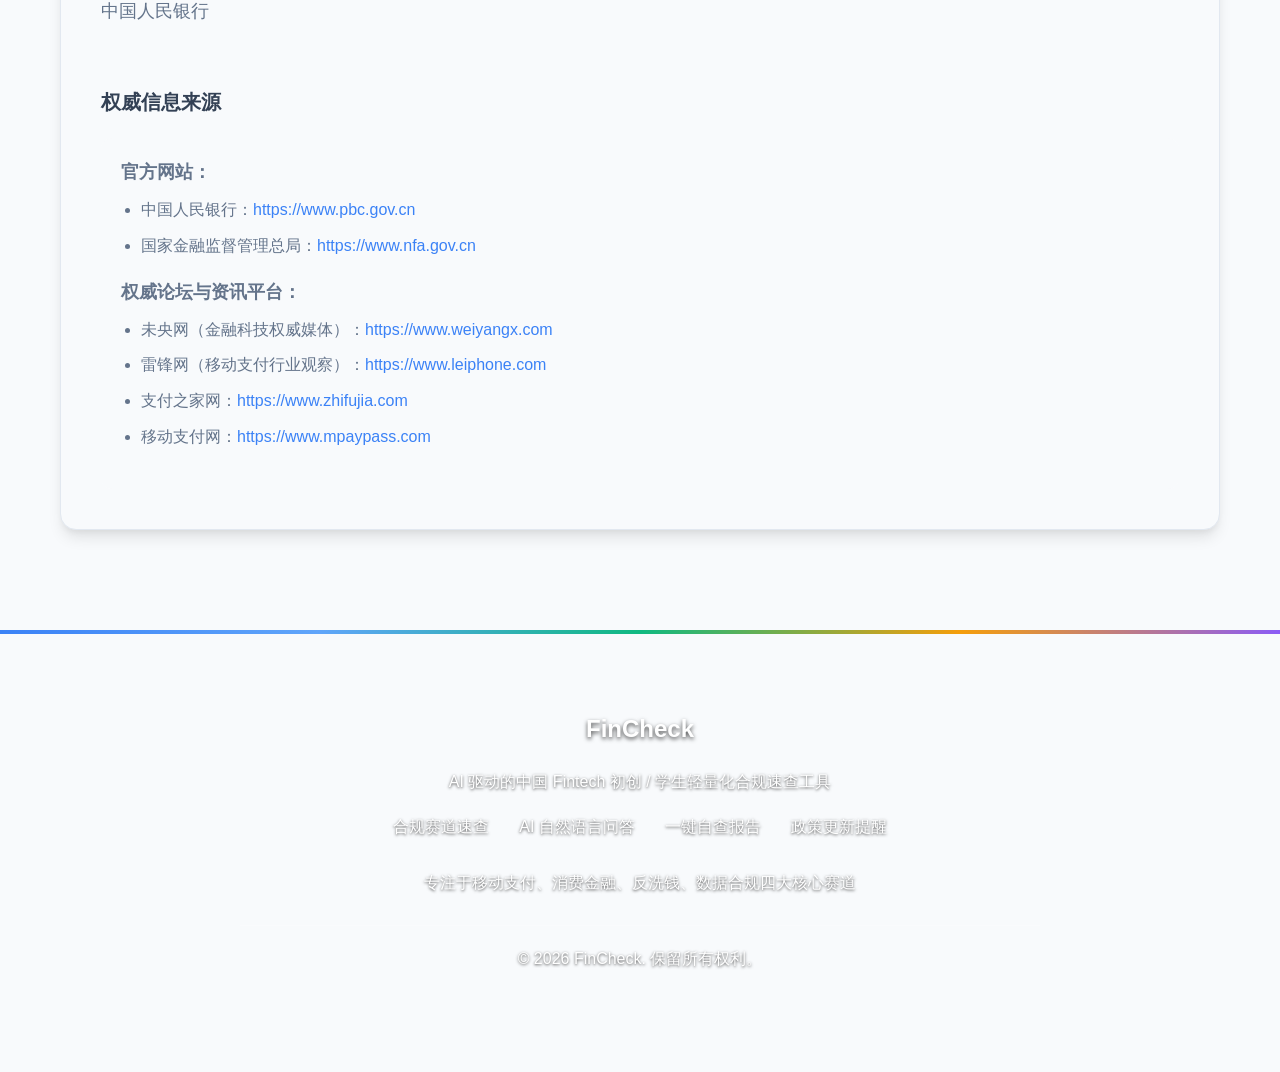
<file: mobile-payment.html>
<!DOCTYPE html>
<html lang="zh-CN">
<head>
    <meta charset="UTF-8">
    <meta name="viewport" content="width=device-width, initial-scale=1.0">
    <title>移动支付 - FinCheck</title>
    <link rel="stylesheet" href="style.css">
</head>
<body>
    <header>
        <div class="container">
            <div class="header-content">
                <a href="index.html" class="logo">
                    <h1>FinCheck</h1>
                </a>
                <p>AI 驱动・中国 Fintech 初创 / 学生轻量化合规速查工具</p>
            </div>
        </div>
    </header>

    <nav>
        <div class="container">
            <ul>
                <li><a href="index.html#compliance">合规赛道速查</a></li>
                <li><a href="index.html#ai-qa">AI 自然语言问答</a></li>
                <li><a href="index.html#self-check">一键自查报告</a></li>
                <li><a href="index.html#updates">政策更新提醒</a></li>
            </ul>
        </div>
    </nav>

    <main>
        <section class="section">
            <div class="container">
                <h2>移动支付 - 政策与牌照要求</h2>
                
                <div class="track-details">
                    <h3>移动支付</h3>
                    
                    <h4>政策要求</h4>
                    <ul>
                        <li>需要获得央行颁发的《支付业务许可证》<span class="source">来源：《非银行支付机构监督管理办法》中国人民银行</span></li>
                        <li>严格遵守《非银行支付机构网络支付业务管理办法》<span class="source">来源：中国人民银行</span></li>
                        <li>落实实名制要求，确保用户身份真实有效<span class="source">来源：《非银行支付机构网络支付业务管理办法》</span></li>
                        <li>建立完善的风险控制体系，保障交易安全<span class="source">来源：《非银行支付机构监督管理办法》</span></li>
                        <li>遵守《非银行支付机构监督管理办法》<span class="source">来源：中国人民银行公告</span></li>
                        <li>执行反洗钱和反恐融资相关规定<span class="source">来源：《中华人民共和国反洗钱法》</span></li>
                    </ul>

                    <h4>牌照要求</h4>
                    <ul>
                        <li>支付业务许可证（互联网支付、移动电话支付等）<span class="source">来源：中国人民银行《支付业务许可证》申请指南</span></li>
                        <li>注册资本最低限额为1亿元人民币<span class="source">来源：《非银行支付机构监督管理办法》</span></li>
                        <li>需有符合要求的反洗钱措施<span class="source">来源：《金融机构反洗钱规定》</span></li>
                        <li>技术安全保障措施需符合监管要求<span class="source">来源：《非银行支付机构网络支付业务管理办法》</span></li>
                        <li>主要出资人需符合相关资质要求<span class="source">来源：《非银行支付机构监督管理办法》</span></li>
                        <li>需建立完善的内部控制制度<span class="source">来源：《非银行支付机构内部控制指引》</span></li>
                    </ul>

                    <h4>监管机构</h4>
                    <p>中国人民银行</p>

                    <h4>权威信息来源</h4>
                    <div class="sources-list">
                        <p><strong>官方网站：</strong></p>
                        <ul>
                            <li>中国人民银行：<a href="https://www.pbc.gov.cn" target="_blank">https://www.pbc.gov.cn</a></li>
                            <li>国家金融监督管理总局：<a href="https://www.nfa.gov.cn" target="_blank">https://www.nfa.gov.cn</a></li>
                        </ul>
                        <p><strong>权威论坛与资讯平台：</strong></p>
                        <ul>
                            <li>未央网（金融科技权威媒体）：<a href="https://www.weiyangx.com" target="_blank">https://www.weiyangx.com</a></li>
                            <li>雷锋网（移动支付行业观察）：<a href="https://www.leiphone.com" target="_blank">https://www.leiphone.com</a></li>
                            <li>支付之家网：<a href="https://www.zhifujia.com" target="_blank">https://www.zhifujia.com</a></li>
                            <li>移动支付网：<a href="https://www.mpaypass.com" target="_blank">https://www.mpaypass.com</a></li>
                        </ul>
                    </div>
                </div>
            </div>
        </section>
    </main>

    <footer>
        <div class="container">
            <div class="footer-content">
                <h3>FinCheck</h3>
                <p>AI 驱动的中国 Fintech 初创 / 学生轻量化合规速查工具</p>
                <div class="footer-links">
                    <a href="index.html#compliance">合规赛道速查</a>
                    <a href="index.html#ai-qa">AI 自然语言问答</a>
                    <a href="index.html#self-check">一键自查报告</a>
                    <a href="index.html#updates">政策更新提醒</a>
                </div>
                <p>专注于移动支付、消费金融、反洗钱、数据合规四大核心赛道</p>
                <div class="copyright">
                    <p>&copy; 2026 FinCheck. 保留所有权利。</p>
                </div>
            </div>
        </div>
    </footer>
</body>
</html>
</file>
<file: style.css>
/* 全局样式 */
* {
    margin: 0;
    padding: 0;
    box-sizing: border-box;
}

/* 导入现代字体 */
@import url('https://fonts.googleapis.com/css2?family=Inter:wght@300;400;500;600;700&display=swap');

body {
    font-family: 'Inter', sans-serif;
    line-height: 1.6;
    color: #333;
    background-color: #f8fafc;
    overflow-x: hidden;
}

.container {
    max-width: 1200px;
    margin: 0 auto;
    padding: 0 20px;
}

/* 头部样式 */
header {
    background: transparent;
    color: white;
    padding: 80px 0;
    position: relative;
    overflow: hidden;
    background-image: url('https://images.unsplash.com/photo-1518676590629-3dcbd9c5a5c9?ixlib=rb-4.0.3&auto=format&fit=crop&w=1920&q=80');
    background-size: cover;
    background-position: center;
}

header::before {
    content: '';
    position: absolute;
    top: 0;
    left: 0;
    width: 100%;
    height: 100%;
    background: transparent;
    z-index: 1;
}

.header-content {
    position: relative;
    z-index: 2;
    text-align: center;
    max-width: 800px;
    margin: 0 auto;
}

.header-content .logo {
    text-decoration: none;
    color: white;
    display: inline-block;
}

.header-content h1 {
    font-size: 3rem;
    font-weight: 700;
    margin-bottom: 15px;
    letter-spacing: -0.02em;
    margin-top: 0;
}

.header-content p {
    font-size: 1.25rem;
    opacity: 0.9;
    font-weight: 400;
    margin-bottom: 30px;
}

/* 导航样式 */
nav {
    background: white;
    box-shadow: 0 4px 6px -1px rgba(0, 0, 0, 0.1), 0 2px 4px -1px rgba(0, 0, 0, 0.06);
    position: sticky;
    top: 0;
    z-index: 1000;
    backdrop-filter: blur(10px);
    background-color: rgba(255, 255, 255, 0.95);
}

nav ul {
    display: flex;
    list-style: none;
    justify-content: center;
    padding: 0;
}

nav ul li {
    margin: 0 15px;
    position: relative;
}

/* 导航链接样式 */
nav ul li:nth-child(1) a {
    color: #333;
    background-color: #eff6ff;
}

nav ul li:nth-child(2) a {
    color: #333;
    background-color: #ecfdf5;
}

nav ul li:nth-child(3) a {
    color: #333;
    background-color: #fef3c7;
}

nav ul li:nth-child(4) a {
    color: #333;
    background-color: #f3e8ff;
}

nav ul li a {
    display: block;
    padding: 20px 15px;
    text-decoration: none;
    font-weight: 500;
    transition: all 0.3s ease;
    position: relative;
    margin: 0 5px;
    border-radius: 8px;
    border: 2px solid transparent;
    width: 220px;
    text-align: center;
}

nav ul li a:hover {
    transform: translateY(-2px);
    box-shadow: 0 4px 6px -1px rgba(0, 0, 0, 0.1);
    border: 2px solid rgba(0, 0, 0, 0.1);
}

/* 导航链接边框颜色 */
nav ul li:nth-child(1) a:hover {
    border-color: #3b82f6;
}

nav ul li:nth-child(2) a:hover {
    border-color: #10b981;
}

nav ul li:nth-child(3) a:hover {
    border-color: #f59e0b;
}

nav ul li:nth-child(4) a:hover {
    border-color: #8b5cf6;
}

/* 通用部分样式 */
.section {
    padding: 100px 0;
    position: relative;
}

.section:nth-child(even) {
    background: white;
}

.section h2 {
    text-align: center;
    margin-bottom: 15px;
    color: #1e293b;
    font-size: 2.5rem;
    font-weight: 700;
    letter-spacing: -0.02em;
}

.section p {
    text-align: center;
    margin-bottom: 60px;
    color: #64748b;
    font-size: 1.125rem;
    max-width: 600px;
    margin-left: auto;
    margin-right: auto;
}

/* 合规赛道速查 */
.tracks {
    display: grid;
    grid-template-columns: repeat(4, 1fr);
    gap: 20px;
    margin-bottom: 60px;
}

.track-card {
    padding: 40px 20px;
    border-radius: 16px;
    box-shadow: 0 10px 15px -3px rgba(0, 0, 0, 0.1), 0 4px 6px -2px rgba(0, 0, 0, 0.05);
    cursor: pointer;
    transition: all 0.3s ease;
    text-align: center;
    position: relative;
    overflow: hidden;
    border: 1px solid #e2e8f0;
    text-decoration: none;
    color: inherit;
    display: block;
}

/* 不同赛道卡片的背景颜色 */
.track-card[data-track="mobile-payment"] {
    background: linear-gradient(135deg, #eff6ff 0%, #dbeafe 100%);
    border: 1px solid #bfdbfe;
}

.track-card[data-track="consumer-finance"] {
    background: linear-gradient(135deg, #ecfdf5 0%, #d1fae5 100%);
    border: 1px solid #a7f3d0;
}

.track-card[data-track="anti-money-laundering"] {
    background: linear-gradient(135deg, #fef3c7 0%, #fde68a 100%);
    border: 1px solid #fcd34d;
}

.track-card[data-track="data-compliance"] {
    background: linear-gradient(135deg, #f3e8ff 0%, #e9d5ff 100%);
    border: 1px solid #d8b4fe;
}

/* 不同赛道卡片的颜色渐变 */
.track-card[data-track="mobile-payment"]::before {
    content: '';
    position: absolute;
    top: 0;
    left: 0;
    width: 100%;
    height: 4px;
    background: linear-gradient(90deg, #3b82f6, #60a5fa);
    transform: scaleX(0);
    transition: transform 0.3s ease;
}

.track-card[data-track="consumer-finance"]::before {
    content: '';
    position: absolute;
    top: 0;
    left: 0;
    width: 100%;
    height: 4px;
    background: linear-gradient(90deg, #10b981, #34d399);
    transform: scaleX(0);
    transition: transform 0.3s ease;
}

.track-card[data-track="anti-money-laundering"]::before {
    content: '';
    position: absolute;
    top: 0;
    left: 0;
    width: 100%;
    height: 4px;
    background: linear-gradient(90deg, #f59e0b, #fbbf24);
    transform: scaleX(0);
    transition: transform 0.3s ease;
}

.track-card[data-track="data-compliance"]::before {
    content: '';
    position: absolute;
    top: 0;
    left: 0;
    width: 100%;
    height: 4px;
    background: linear-gradient(90deg, #8b5cf6, #a78bfa);
    transform: scaleX(0);
    transition: transform 0.3s ease;
}

.track-card:hover {
    transform: translateY(-8px);
    box-shadow: 0 20px 25px -5px rgba(0, 0, 0, 0.1), 0 10px 10px -5px rgba(0, 0, 0, 0.04);
}

.track-card:hover::before {
    transform: scaleX(1);
}

.track-card h3 {
    margin-bottom: 15px;
    color: #1e293b;
    font-size: 1.5rem;
    font-weight: 600;
}

.track-card p {
    margin: 0;
    color: #64748b;
    font-size: 1rem;
}

.track-details {
    background: #f8fafc;
    padding: 40px;
    border-radius: 16px;
    box-shadow: 0 10px 15px -3px rgba(0, 0, 0, 0.1), 0 4px 6px -2px rgba(0, 0, 0, 0.05);
    border: 1px solid #e2e8f0;
}

.track-details h3 {
    margin-bottom: 30px;
    color: #1e293b;
    font-size: 1.75rem;
    font-weight: 600;
}

.track-details h4 {
    margin-top: 25px;
    margin-bottom: 15px;
    color: #334155;
    font-size: 1.25rem;
    font-weight: 600;
}

.track-details ul {
    padding-left: 20px;
    margin-bottom: 20px;
}

.track-details li {
    margin-bottom: 10px;
    color: #64748b;
}

.track-details li .source {
    display: block;
    font-size: 0.85rem;
    color: #94a3b8;
    margin-top: 5px;
    font-style: italic;
}

.track-details .sources-list {
    background: #f8fafc;
    padding: 20px;
    border-radius: 12px;
    margin-top: 20px;
}

.track-details .sources-list p {
    text-align: left;
    margin-bottom: 10px;
}

.track-details .sources-list a {
    color: #3b82f6;
    text-decoration: none;
}

.track-details .sources-list a:hover {
    text-decoration: underline;
}

.track-details p {
    text-align: left;
    margin-left: 0;
    margin-right: 0;
    color: #64748b;
}

/* AI 问答样式 */
.qa-container {
    display: grid;
    grid-template-columns: 1fr;
    gap: 40px;
    max-width: 900px;
    margin: 0 auto;
}

.qa-input {
    background: linear-gradient(135deg, #f0f9ff 0%, #e0f2fe 100%);
    padding: 30px;
    border-radius: 16px;
    box-shadow: 0 10px 15px -3px rgba(0, 0, 0, 0.1), 0 4px 6px -2px rgba(0, 0, 0, 0.05);
    border: 1px solid #bfdbfe;
}

.qa-input textarea {
    width: 100%;
    height: 180px;
    padding: 20px;
    border: 1px solid #bfdbfe;
    border-radius: 12px;
    resize: vertical;
    font-family: 'Inter', sans-serif;
    font-size: 1rem;
    background-color: white;
    box-shadow: 0 1px 2px 0 rgba(0, 0, 0, 0.05);
    transition: all 0.3s ease;
}

.qa-input textarea:focus {
    outline: none;
    border-color: #3b82f6;
    box-shadow: 0 0 0 3px rgba(59, 130, 246, 0.1);
}

.qa-input button {
    display: block;
    width: 100%;
    padding: 15px;
    background: linear-gradient(135deg, #3b82f6 0%, #2563eb 100%);
    color: white;
    border: none;
    border-radius: 12px;
    font-size: 1.125rem;
    font-weight: 500;
    cursor: pointer;
    margin-top: 15px;
    transition: all 0.3s ease;
    box-shadow: 0 4px 6px -1px rgba(59, 130, 246, 0.4);
}

.qa-input button:hover {
    background: linear-gradient(135deg, #2563eb 0%, #1d4ed8 100%);
    transform: translateY(-2px);
    box-shadow: 0 6px 10px -1px rgba(59, 130, 246, 0.6);
}

.qa-output {
    background: linear-gradient(135deg, #f8fafc 0%, #e2e8f0 100%);
    padding: 40px;
    border-radius: 16px;
    box-shadow: 0 10px 15px -3px rgba(0, 0, 0, 0.1), 0 4px 6px -2px rgba(0, 0, 0, 0.05);
    border: 1px solid #e2e8f0;
    position: relative;
}

.qa-output::before {
    content: '';
    position: absolute;
    top: 20px;
    right: 20px;
    width: 40px;
    height: 40px;
    background: url('data:image/svg+xml;utf8,<svg xmlns="http://www.w3.org/2000/svg" fill="none" viewBox="0 0 24 24" stroke="%2394a3b8"><path stroke-linecap="round" stroke-linejoin="round" stroke-width="1.5" d="M9.879 7.519c1.171-1.025 3.071-1.025 4.242 0 1.172 1.025 1.172 2.687 0 3.712-.203.179-.43.326-.67.442-.745.361-1.45.999-1.45 1.827v.75M21 12a9 9 0 11-18 0 9 9 0 0118 0zm-9 5.25h.008v.008H12v-.008z" /></svg>');
    background-size: contain;
    background-repeat: no-repeat;
    opacity: 0.5;
}

.qa-output h3 {
    margin-bottom: 25px;
    color: #1e293b;
    font-size: 1.5rem;
    font-weight: 600;
}

.qa-output p {
    text-align: left;
    margin-left: 0;
    margin-right: 0;
    color: #64748b;
    line-height: 1.7;
}

/* 自查报告样式 */
.check-container {
    display: grid;
    grid-template-columns: 1fr;
    gap: 40px;
    max-width: 900px;
    margin: 0 auto;
}

.check-form {
    background: linear-gradient(135deg, #f3e8ff 0%, #e9d5ff 100%);
    padding: 40px;
    border-radius: 16px;
    box-shadow: 0 10px 15px -3px rgba(0, 0, 0, 0.1), 0 4px 6px -2px rgba(0, 0, 0, 0.05);
    border: 1px solid #d8b4fe;
}

.check-form h3 {
    margin-bottom: 30px;
    color: #1e293b;
    font-size: 1.5rem;
    font-weight: 600;
}

.form-group {
    margin-bottom: 25px;
}

.form-group label {
    display: block;
    margin-bottom: 8px;
    color: #334155;
    font-weight: 500;
    font-size: 1rem;
}

.form-group select,
.form-group input,
.form-group textarea {
    width: 100%;
    padding: 12px 16px;
    border: 1px solid #e2e8f0;
    border-radius: 12px;
    font-size: 1rem;
    background-color: white;
    transition: all 0.3s ease;
    font-family: 'Inter', sans-serif;
}

.form-group textarea {
    height: 120px;
    resize: vertical;
}

.form-group select:focus,
.form-group input:focus,
.form-group textarea:focus {
    outline: none;
    border-color: #3b82f6;
    box-shadow: 0 0 0 3px rgba(59, 130, 246, 0.1);
}

.check-form button {
    display: block;
    width: 100%;
    padding: 15px;
    background: linear-gradient(135deg, #3b82f6 0%, #2563eb 100%);
    color: white;
    border: none;
    border-radius: 12px;
    font-size: 1.125rem;
    font-weight: 500;
    cursor: pointer;
    transition: all 0.3s ease;
    box-shadow: 0 4px 6px -1px rgba(59, 130, 246, 0.4);
}

.check-form button:hover {
    background: linear-gradient(135deg, #2563eb 0%, #1d4ed8 100%);
    transform: translateY(-2px);
    box-shadow: 0 6px 10px -1px rgba(59, 130, 246, 0.6);
}

.report-output {
    background: linear-gradient(135deg, #fdf2f8 0%, #fbcfe8 100%);
    padding: 40px;
    border-radius: 16px;
    box-shadow: 0 10px 15px -3px rgba(0, 0, 0, 0.1), 0 4px 6px -2px rgba(0, 0, 0, 0.05);
    border: 1px solid #f9a8d4;
}

.report-output h3 {
    margin-bottom: 25px;
    color: #1e293b;
    font-size: 1.5rem;
    font-weight: 600;
}

.report-output h4 {
    margin-top: 25px;
    margin-bottom: 15px;
    color: #334155;
    font-size: 1.25rem;
    font-weight: 600;
}

.report-output p {
    text-align: left;
    margin-left: 0;
    margin-right: 0;
    color: #64748b;
    margin-bottom: 10px;
}

.report-output ul {
    padding-left: 20px;
    margin-bottom: 20px;
}

.report-output li {
    margin-bottom: 10px;
    color: #64748b;
}

.report-output ol {
    padding-left: 20px;
    margin-bottom: 20px;
}

.report-output ol li {
    margin-bottom: 10px;
    color: #64748b;
}

/* 政策更新提醒样式 */
.updates-container {
    display: grid;
    grid-template-columns: 1fr;
    gap: 40px;
    max-width: 900px;
    margin: 0 auto;
}

.updates-list {
    background: linear-gradient(135deg, #fef3c7 0%, #fde68a 100%);
    padding: 40px;
    border-radius: 16px;
    box-shadow: 0 10px 15px -3px rgba(0, 0, 0, 0.1), 0 4px 6px -2px rgba(0, 0, 0, 0.05);
    border: 1px solid #fcd34d;
}

.update-item {
    padding: 20px 0;
    border-bottom: 1px solid #f1f5f9;
    transition: all 0.3s ease;
}

.update-item:hover {
    padding-left: 10px;
    border-left: 3px solid #3b82f6;
}

.update-item:last-child {
    border-bottom: none;
}

.update-item h4 {
    margin-bottom: 10px;
    color: #1e293b;
    font-size: 1.125rem;
    font-weight: 600;
}

.update-item p {
    margin: 0 0 10px 0;
    color: #64748b;
    text-align: left;
    font-size: 0.95rem;
    line-height: 1.6;
}

.update-date {
    font-size: 0.875rem;
    color: #94a3b8;
    font-weight: 400;
}

.subscribe-form {
    background: linear-gradient(135deg, #ecfdf5 0%, #d1fae5 100%);
    padding: 40px;
    border-radius: 16px;
    box-shadow: 0 10px 15px -3px rgba(0, 0, 0, 0.1), 0 4px 6px -2px rgba(0, 0, 0, 0.05);
    border: 1px solid #a7f3d0;
}

.subscribe-form h3 {
    margin-bottom: 30px;
    color: #1e293b;
    font-size: 1.5rem;
    font-weight: 600;
}

.checkbox-group {
    display: grid;
    grid-template-columns: 1fr 1fr;
    gap: 15px;
    margin-bottom: 25px;
}

.checkbox-group label {
    display: flex;
    align-items: center;
    cursor: pointer;
    font-size: 0.95rem;
    color: #334155;
    font-weight: 400;
    transition: all 0.3s ease;
}

.checkbox-group label:hover {
    color: #3b82f6;
}

.checkbox-group input[type="checkbox"] {
    margin-right: 8px;
    width: auto;
    accent-color: #3b82f6;
}

.subscribe-form button {
    display: block;
    width: 100%;
    padding: 15px;
    background: linear-gradient(135deg, #3b82f6 0%, #2563eb 100%);
    color: white;
    border: none;
    border-radius: 12px;
    font-size: 1.125rem;
    font-weight: 500;
    cursor: pointer;
    transition: all 0.3s ease;
    box-shadow: 0 4px 6px -1px rgba(59, 130, 246, 0.4);
}

.subscribe-form button:hover {
    background: linear-gradient(135deg, #2563eb 0%, #1d4ed8 100%);
    transform: translateY(-2px);
    box-shadow: 0 6px 10px -1px rgba(59, 130, 246, 0.6);
}

/* 底部样式 */
footer {
    background: linear-gradient(135deg, #1e3a8a 0%, #3b82f6 100%);
    color: white;
    text-align: center;
    padding: 80px 0;
    position: relative;
    overflow: hidden;
    background-image: url('https://images.unsplash.com/photo-1518676590629-3dcbd9c5a5c9?ixlib=rb-4.0.3&auto=format&fit=crop&w=1920&q=80');
    background-size: cover;
    background-position: center;
    background-blend-mode: overlay;
}

footer::before {
    content: '';
    position: absolute;
    top: 0;
    left: 0;
    width: 100%;
    height: 4px;
    background: linear-gradient(90deg, #3b82f6, #60a5fa, #10b981, #f59e0b, #8b5cf6);
}

footer .footer-content {
    position: relative;
    z-index: 2;
    max-width: 800px;
    margin: 0 auto;
}

footer h3 {
    font-size: 1.5rem;
    font-weight: 600;
    margin-bottom: 20px;
    color: white;
    text-shadow: 0 2px 4px rgba(0, 0, 0, 0.7);
}

footer p {
    margin: 0 0 20px 0;
    color: white;
    font-size: 1rem;
    line-height: 1.6;
    text-shadow: 0 1px 3px rgba(0, 0, 0, 0.7);
}

footer .footer-links {
    display: flex;
    justify-content: center;
    gap: 30px;
    margin-bottom: 30px;
}

footer .footer-links a {
    color: white;
    text-decoration: none;
    transition: all 0.3s ease;
    font-weight: 500;
    text-shadow: 0 1px 3px rgba(0, 0, 0, 0.7);
}

footer .footer-links a:hover {
    color: white;
    transform: translateY(-2px);
}

footer .copyright {
    margin-top: 30px;
    padding-top: 20px;
    border-top: 1px solid rgba(255, 255, 255, 0.2);
    color: rgba(255, 255, 255, 0.9);
    font-size: 0.875rem;
    text-shadow: 0 1px 3px rgba(0, 0, 0, 0.7);
}

/* 响应式设计 */
@media (min-width: 768px) {
    .qa-container,
    .check-container,
    .updates-container {
        grid-template-columns: 1fr 1fr;
    }
}

@media (max-width: 1024px) {
    .tracks {
        grid-template-columns: repeat(2, 1fr);
    }
}

@media (max-width: 767px) {
    .header-content h1 {
        font-size: 2.25rem;
    }
    
    .header-content p {
        font-size: 1.125rem;
    }
    
    .section {
        padding: 80px 0;
    }
    
    .section h2 {
        font-size: 2rem;
    }
    
    .section p {
        font-size: 1rem;
    }
    
    nav ul li {
        margin: 0 10px;
    }
    
    nav ul li a {
        padding: 15px 10px;
        font-size: 0.9rem;
    }
    
    .tracks {
        grid-template-columns: 1fr;
    }
    
    .track-card,
    .track-details,
    .qa-input,
    .qa-output,
    .check-form,
    .report-output,
    .updates-list,
    .subscribe-form {
        padding: 30px 20px;
    }
    
    .checkbox-group {
        grid-template-columns: 1fr;
    }
}

/* 动画效果 */
@keyframes fadeInUp {
    from {
        opacity: 0;
        transform: translateY(30px);
    }
    to {
        opacity: 1;
        transform: translateY(0);
    }
}

.section {
    animation: fadeInUp 0.6s ease-out;
}

/* 滚动条样式 */
::-webkit-scrollbar {
    width: 8px;
}

::-webkit-scrollbar-track {
    background: #f1f5f9;
}

::-webkit-scrollbar-thumb {
    background: #cbd5e1;
    border-radius: 4px;
}

::-webkit-scrollbar-thumb:hover {
    background: #94a3b8;
}
</file>
